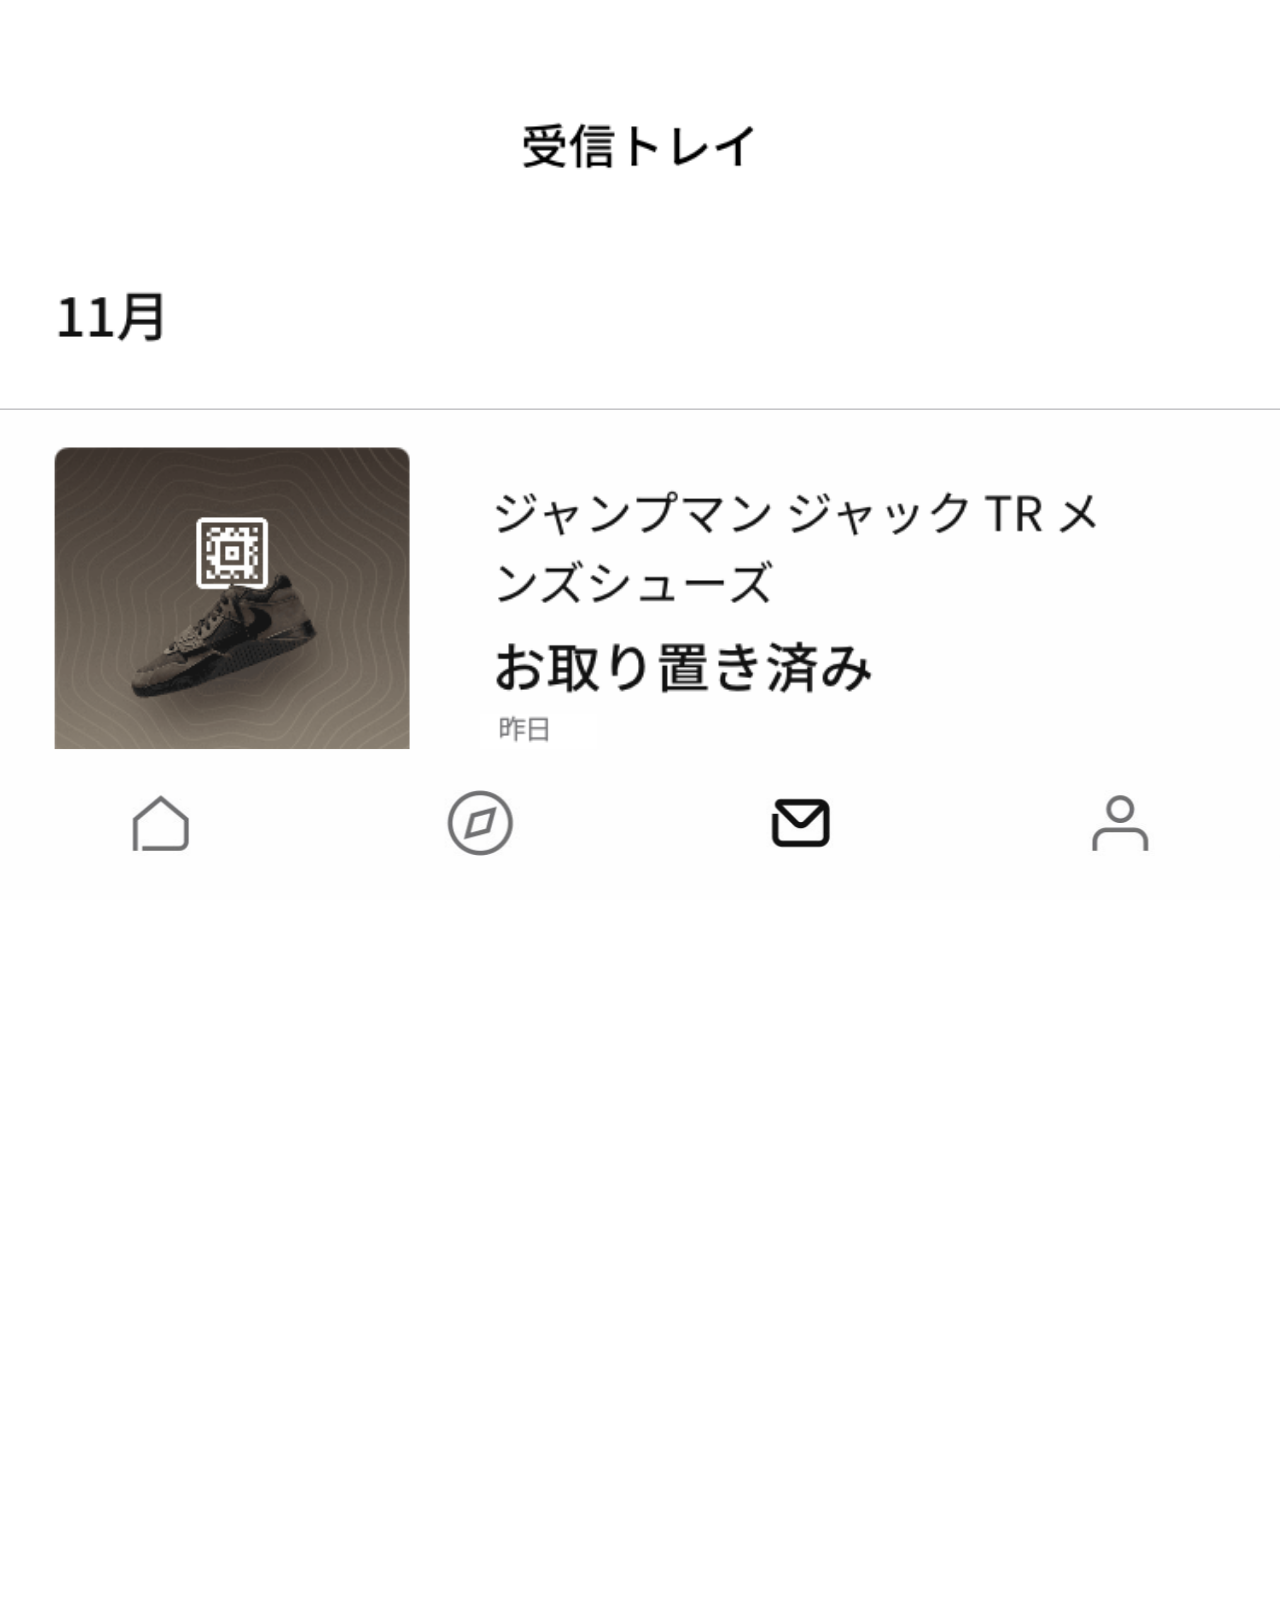
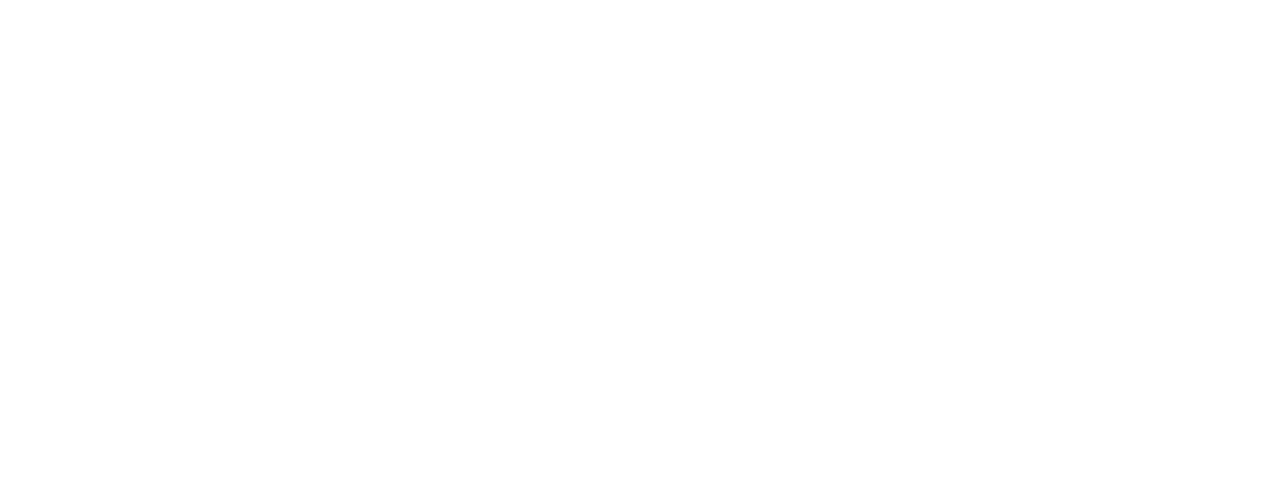
<file: index.html>
<!DOCTYPE html>
<html lang="en">
    <head>
        <meta charset="UTF-8" />
        <meta name="viewport" content="width=device-width, initial-scale=1.0" />
        <title>Order Tickets</title>
        <link rel="stylesheet" href="styles.css" />
    </head>
    <body>
        <div class="content">
            <img src="./static/main/main_01.jpg" alt="" id="mail_title" />
            <img src="./static/main/main_02.png" alt="" id="openModalBtn" />
            <img src="./static/main/main_03.jpg" alt="" id="mail_bg" />
            <img
                src="./static/info.png"
                alt=""
                id="info"
                style="display: none"
            />
            <img src="./static/main/main_04.jpg" alt="" id="menu" label="1" />
        </div>

        <div id="myModal" class="modal">
            <div class="modal-content">
                <div class="modal-header">
                    <svg
                        xmlns="http://www.w3.org/2000/svg"
                        xmlns:xlink="http://www.w3.org/1999/xlink"
                        width="50px"
                        height="50px"
                        class="share"
                        id="shareBtn"
                    >
                        <image
                            x="0px"
                            y="0px"
                            width="100%"
                            height="100%"
                            xlink:href="[data-uri]"
                        />
                    </svg>

                    <svg
                        xmlns="http://www.w3.org/2000/svg"
                        xmlns:xlink="http://www.w3.org/1999/xlink"
                        width="50px"
                        height="50px"
                        class="close"
                        id="closeModalBtn"
                    >
                        <image
                            x="0px"
                            y="0px"
                            width="100%"
                            height="100%"
                            xlink:href="[data-uri]"
                        />
                    </svg>
                </div>
                <img
                    src="./static/Modal1/header.png"
                    alt="SNKRS Pass"
                    class="modal-img"
                />
                <img
                    src="./static/Modal1/title.png"
                    alt="title"
                    class="modal-img"
                />
                <img
                    src="./static/Modal1/content1.png"
                    alt="content1"
                    class="modal-img"
                />
                <img
                    src="./static/Modal1/content2.png"
                    alt="content2"
                    class="modal-img"
                />
                <img
                    src="./static/Modal1/content3.png"
                    alt="content3"
                    class="modal-img"
                />
                <img
                    src="./static/Modal1/content4.png"
                    alt="content4"
                    class="modal-img"
                />
                <img
                    src="./static/Modal1/content5.png"
                    alt="content5"
                    class="modal-img"
                    style="padding-bottom: 50px"
                />
                <img
                    src="./static/Modal1/content6.png"
                    alt="content6"
                    class="modal-img"
                    style="padding-bottom: 50px"
                />
                <img
                    src="./static/Modal1/content7.png"
                    alt="content7"
                    class="modal-img"
                    style="padding-bottom: 50px"
                />
                <img
                    src="./static/Modal1/content8.png"
                    alt="content8"
                    class="modal-img"
                    style="padding-bottom: 50px"
                />
                <img
                    src="./static/Modal1/pass.png"
                    alt="View Pass"
                    class="view-pass-btn"
                    id="viewPassBtn"
                />
            </div>
        </div>

        <div id="secondaryModal" class="modal">
            <div class="modal-content secondary-modal-content">
                <div class="secondary-modal-header">
                    <img
                        src="./static/Modal1/close-icon.png"
                        alt="Close"
                        class="close"
                        id="closeSecondaryModalBtn"
                    />
                </div>
                <img
                    src="./static/Modal2/title.png"
                    alt="title"
                    class="modal-img"
                    style="padding-top: 10px"
                />
                <div id="logo2">
                    <img
                        src="./static/Modal2/logojp.png"
                        alt="title"
                        class="modal-img"
                        id="modal2-logo"
                    />
                    <img
                        src="./static/Modal2/round3.png"
                        alt="round"
                        class="modal-img"
                        id="modal2-round"
                    />
                    <img
                        src="./static/Modal2/product.png"
                        alt="product"
                        class="modal-img"
                        id="modal2-product"
                    />
                </div>
                <img
                    src="./static/Modal2/content21.png"
                    alt="content21"
                    class="modal-img"
                />
                <a href="#content22">
                    <img
                        src="./static/Modal2/content22.png"
                        alt="content22"
                        class="modal-img"
                        id="content22"
                    />
                </a>
                <img
                    src="./static/Modal2/content23.png"
                    alt="content23"
                    class="modal-img"
                />
            </div>
        </div>

        <script src="script.js"></script>
        <script>
            document
                .getElementById("content22")
                .addEventListener("click", function (e) {
                    e.preventDefault();
                    document
                        .getElementById("content22")
                        .scrollIntoView({ behavior: "smooth" });
                });
        </script>
    </body>
</html>
</file>
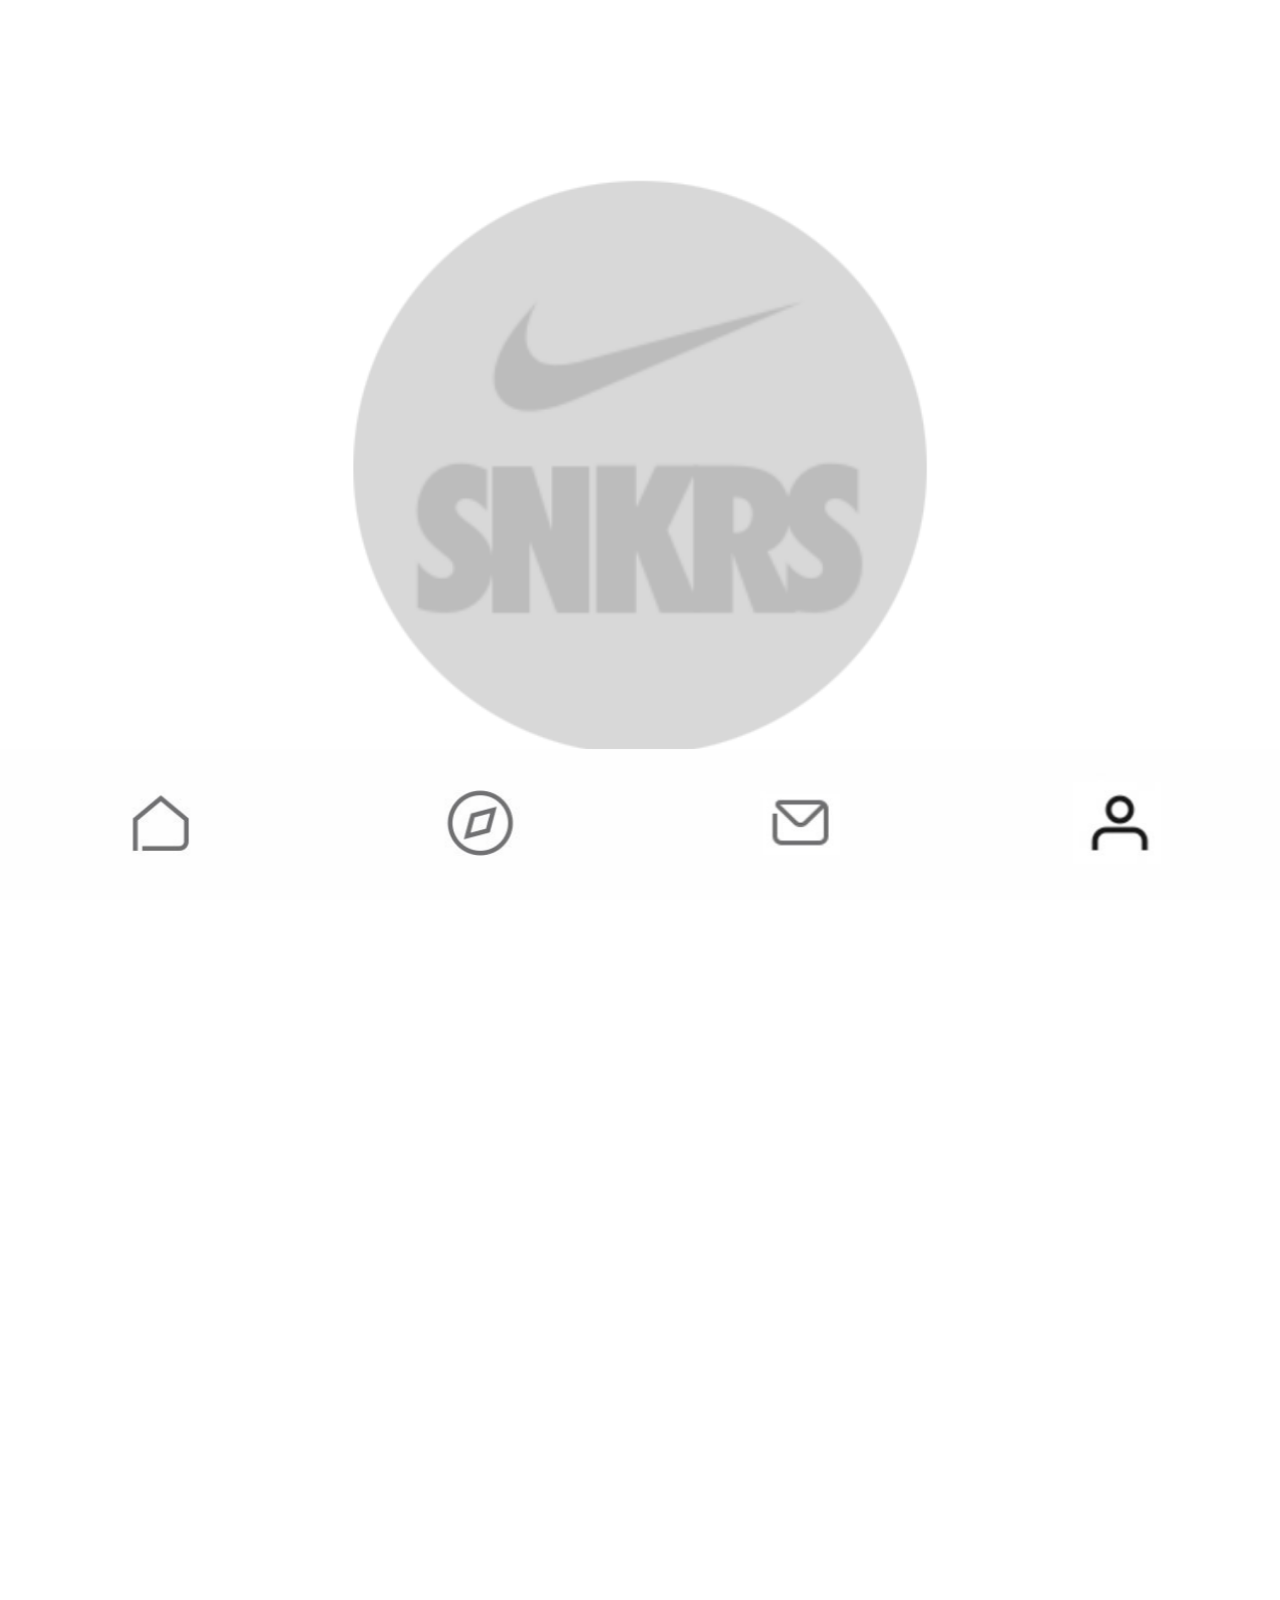
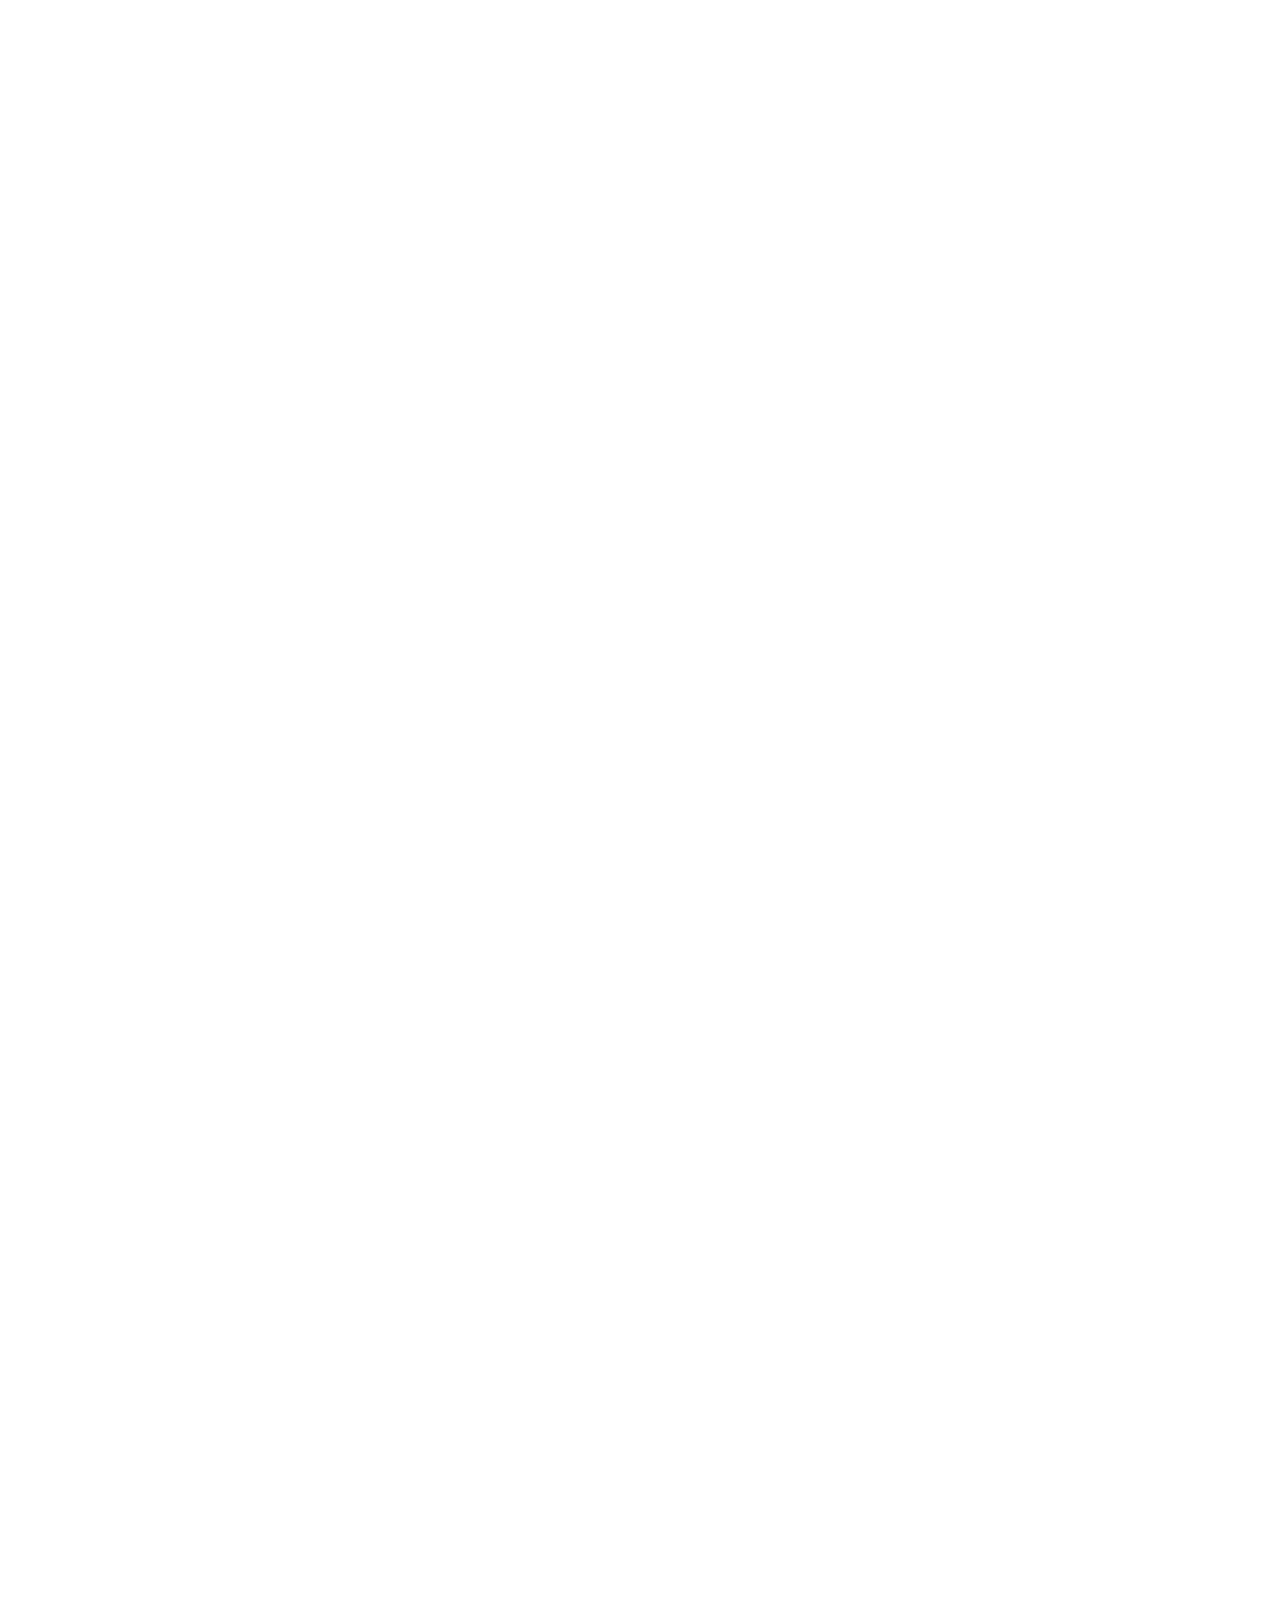
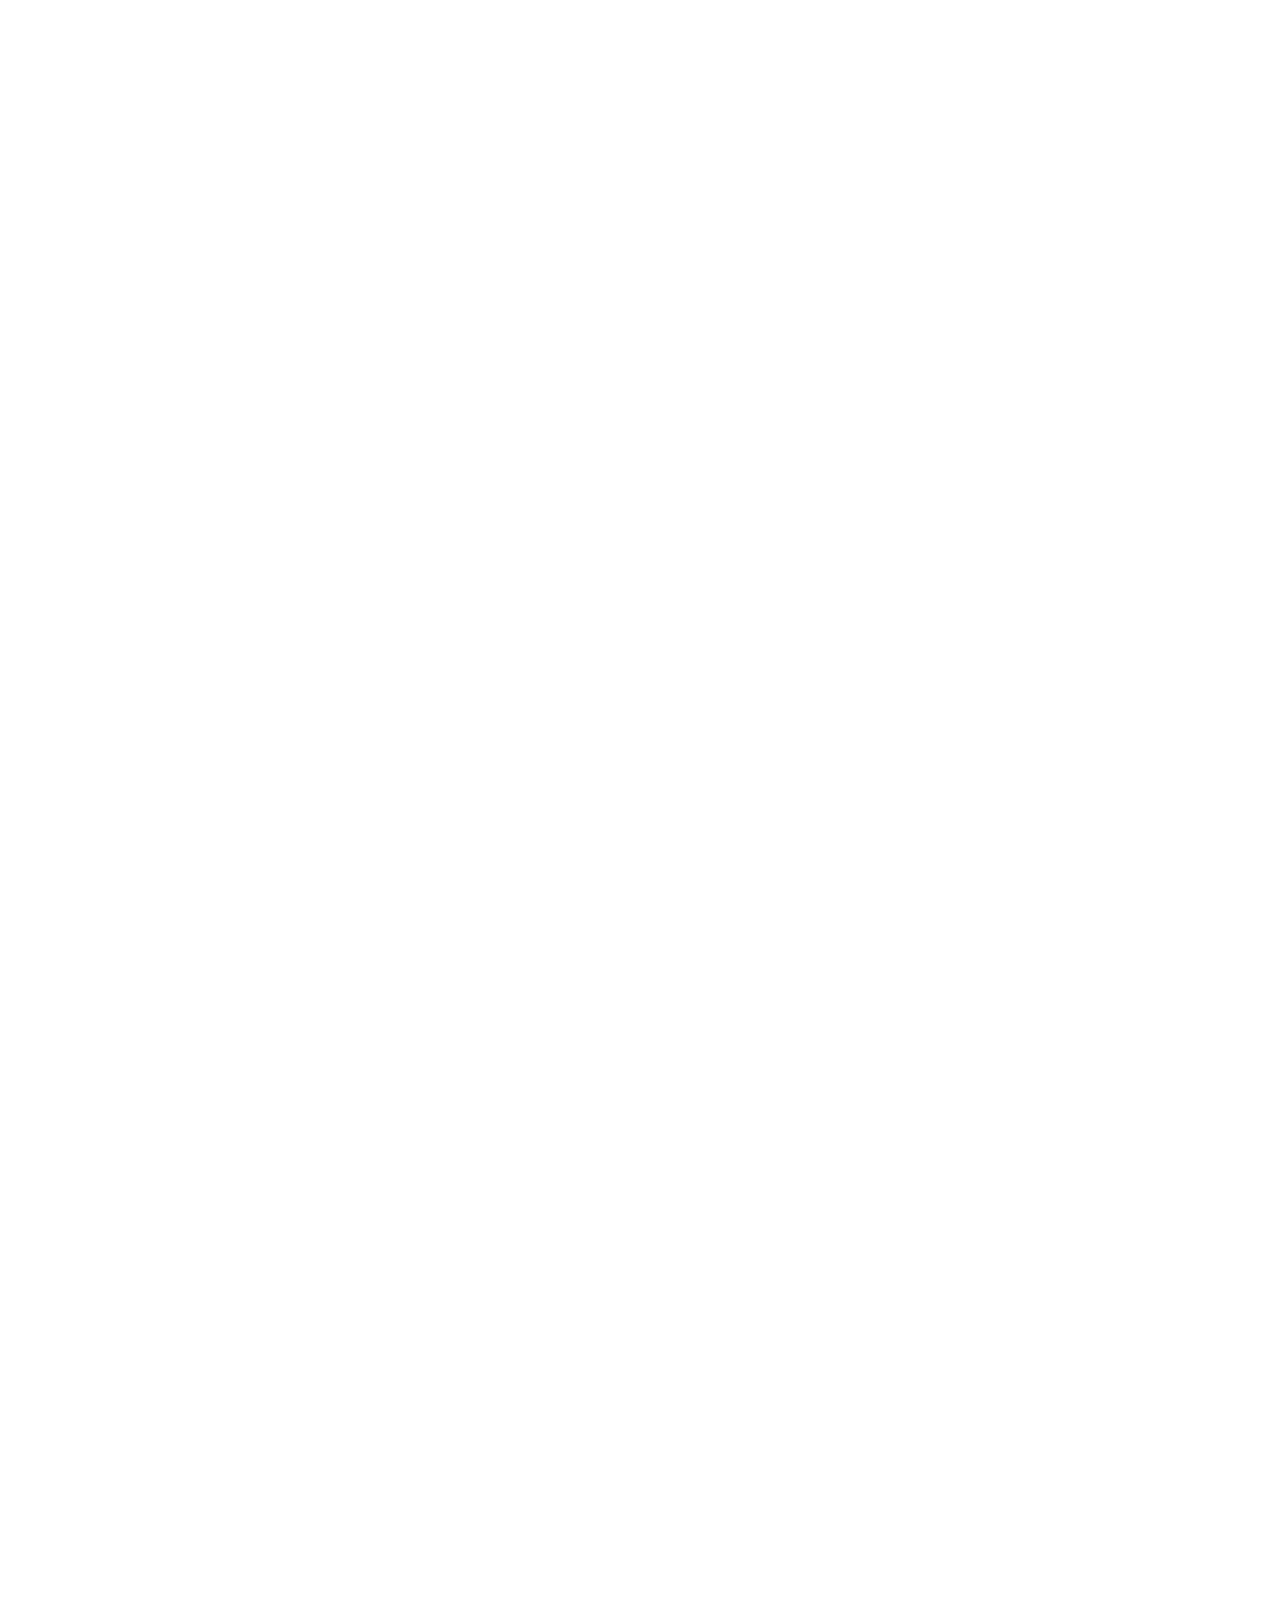
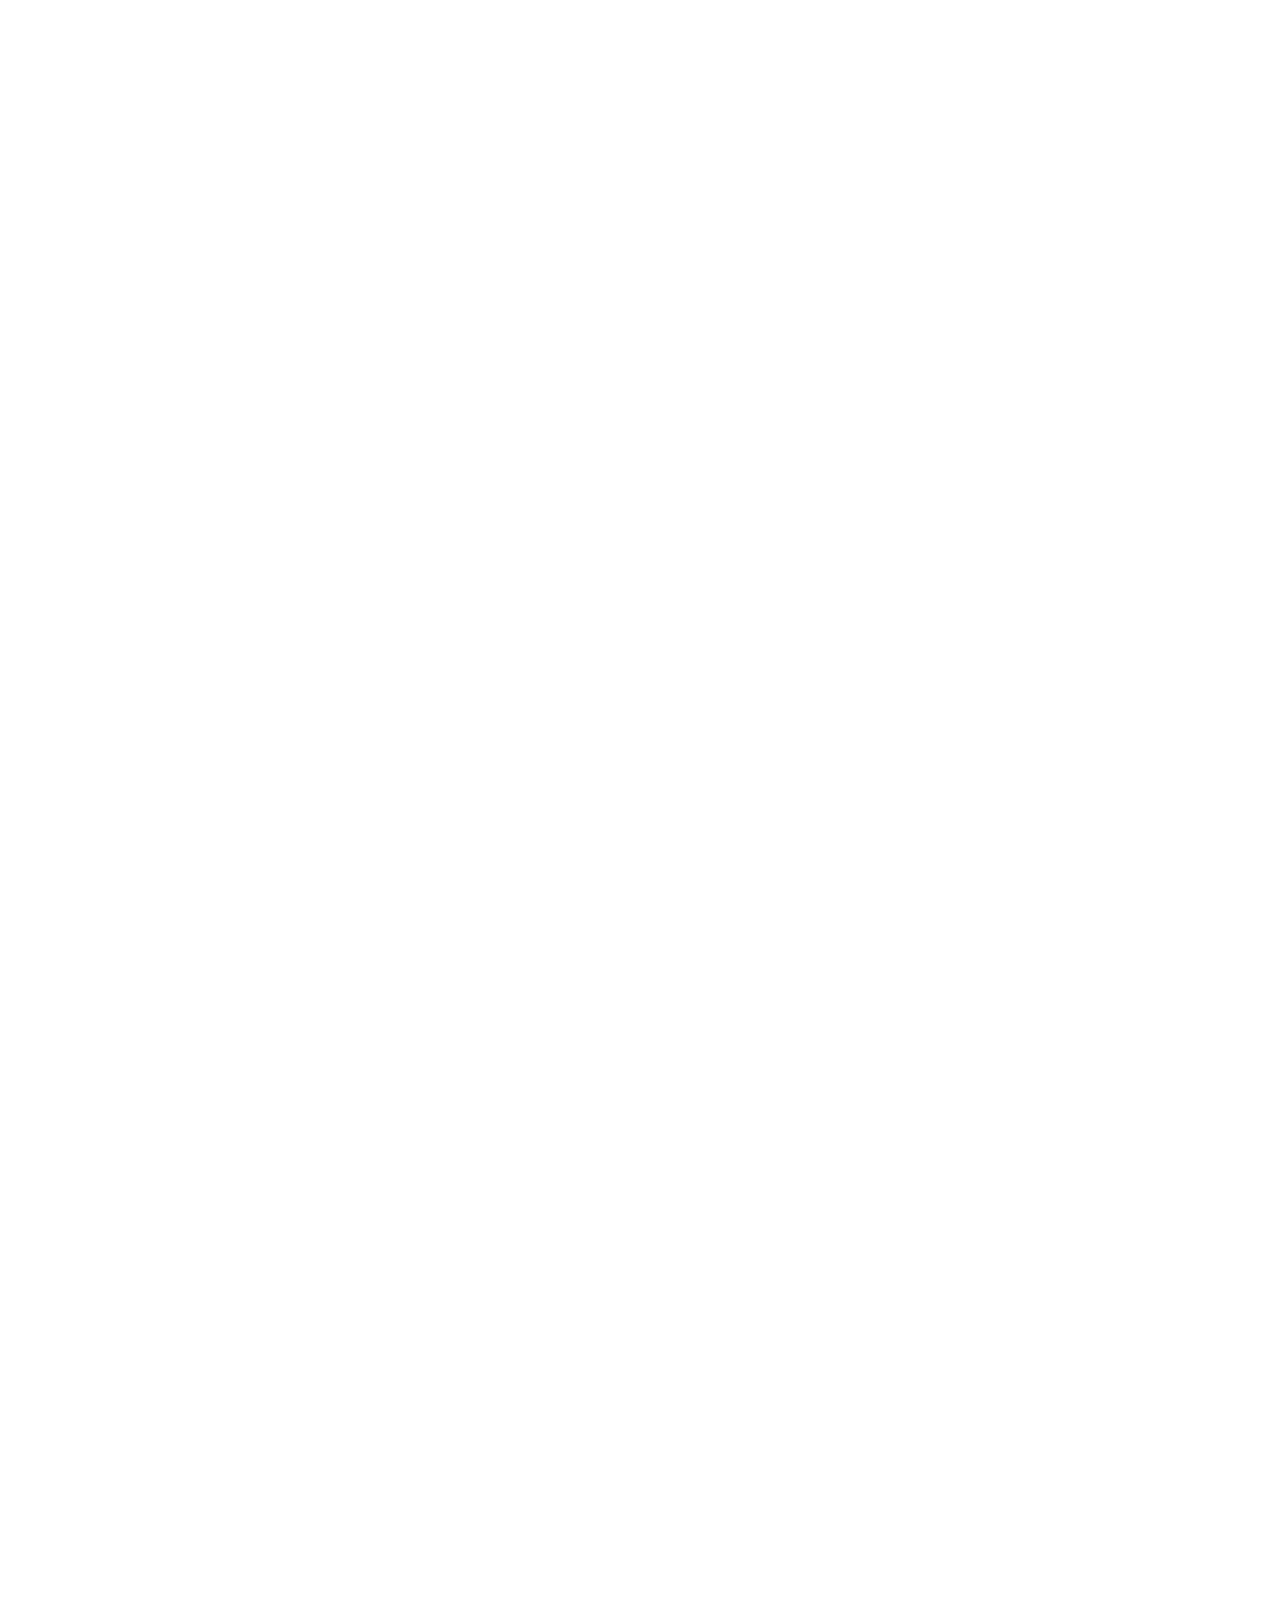
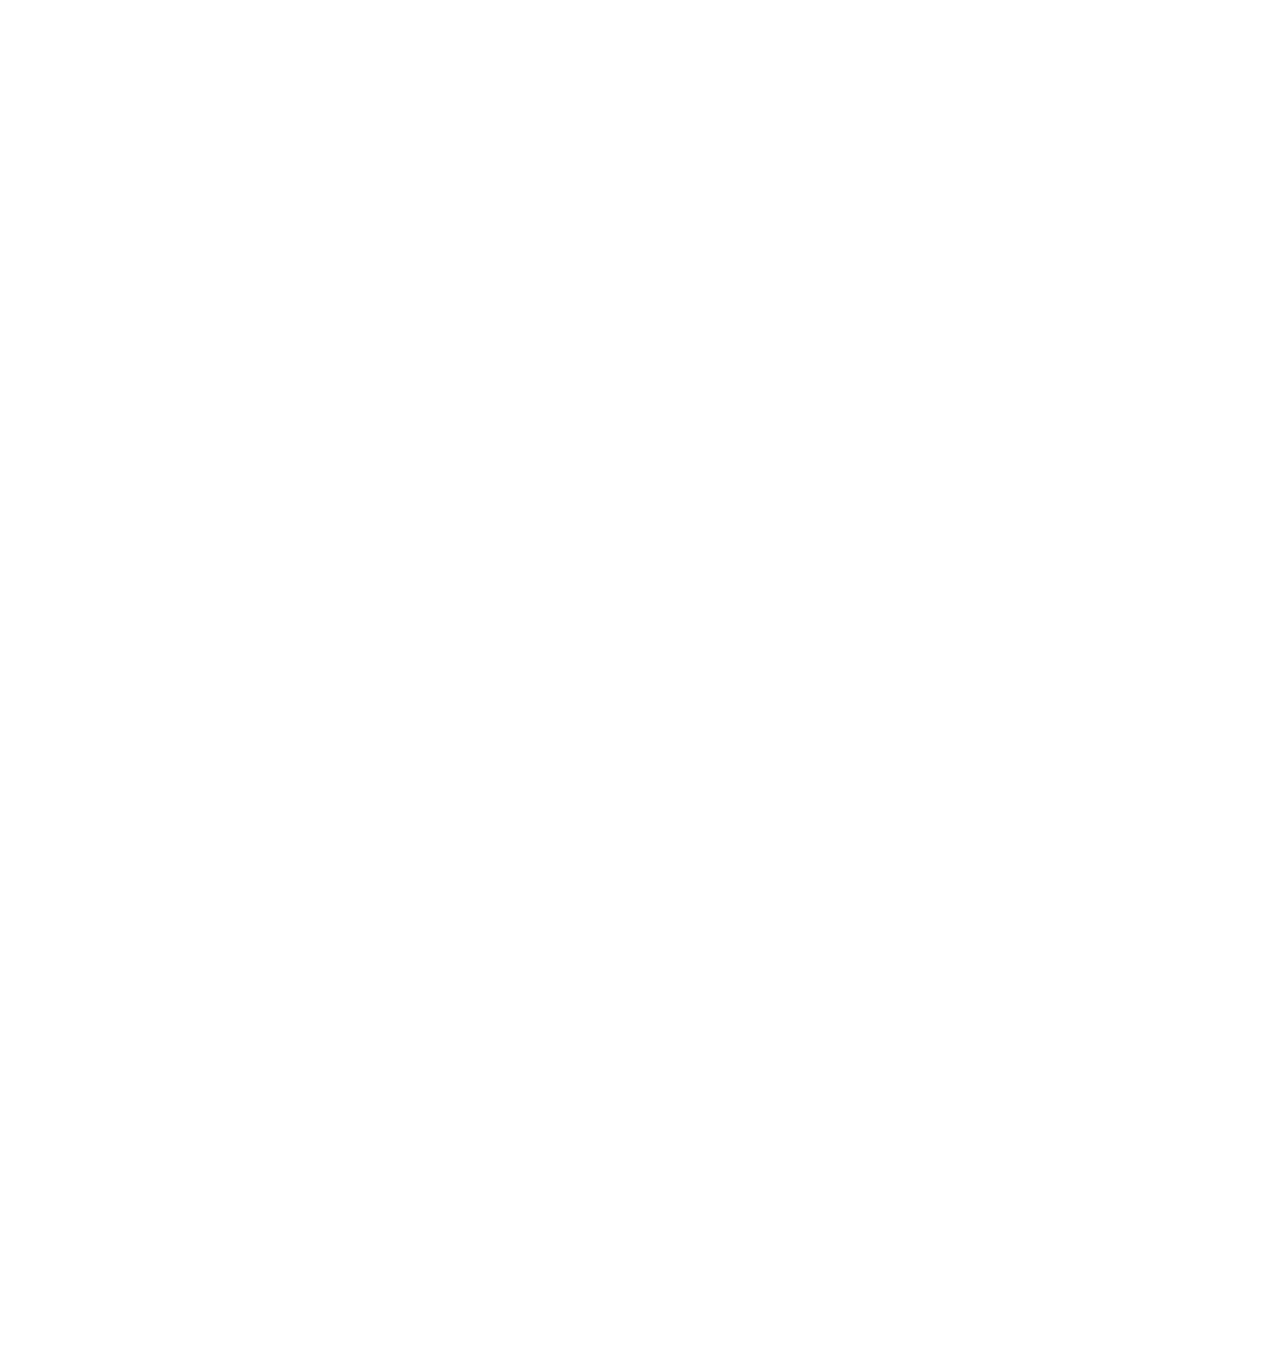
<file: info.html>
<!DOCTYPE html>
<html lang="en">
    <head>
        <meta charset="UTF-8" />
        <meta name="viewport" content="width=device-width, initial-scale=1.0" />
        <title>Order Tickets</title>
        <link rel="stylesheet" href="styles.css" />
    </head>
    <body>
        <div class="content">
            <img src="./static/info.png" alt="" />
            <a href="index.html"
                ><img src="./static/main/main_05.jpg" alt="" id="menu"
            /></a>
        </div>

        <script src="script.js"></script>
        <script>
            document
                .getElementById("content22")
                .addEventListener("click", function (e) {
                    e.preventDefault();
                    document
                        .getElementById("content22")
                        .scrollIntoView({ behavior: "smooth" });
                });
        </script>
    </body>
</html>
</file>
<file: styles.css>
body,
html {
    margin: 0;
    padding: 0;
    height: 100%;
    overflow-x: hidden;
}
.content img {
    width: 100%;
    display: block;
}
#menu {
    position: fixed;
    bottom: 0;
    width: 100%;
}
.modal {
    display: none;
    position: fixed;
    z-index: 1;
    left: 0;
    top: 0;
    width: 100vh;
    height: 100vh;
    background-color: rgba(0, 0, 0, 0.8);
    animation: fadeInUp 0.5s forwards;
}
.modal-content {
    position: absolute;
    bottom: 0;
    width: 100%;
    height: 100%;
    background-color: white;
    box-sizing: border-box;
    overflow-y: auto;
    animation: slideUp 0.5s forwards;
}
.modal-header {
    position: fixed;
    top: 20px;
    right: 20px;
    display: flex;
    gap: 10px;
}
.close,
.share {
    width: 40px;
    height: 40px;
    cursor: pointer;
    opacity: 0.9;
}
.view-pass-btn {
    position: fixed;
    width: 100%;
    bottom: 10px;
    left: 50%;
    transform: translateX(-50%);
    cursor: pointer;
}
.modal-img {
    width: 100vw;
    display: block;
}
@keyframes fadeInUp {
    from {
        opacity: 0;
    }
    to {
        opacity: 1;
    }
}
@keyframes slideUp {
    from {
        bottom: -100%;
    }
    to {
        bottom: 0;
    }
}
@keyframes fadeOutDown {
    from {
        opacity: 1;
    }
    to {
        opacity: 0;
    }
}
@keyframes slideDown {
    from {
        bottom: 0;
    }
    to {
        bottom: -100%;
    }
}
@keyframes rotate {
    from {
        transform: rotate(0deg);
    }
    to {
        transform: rotate(360deg);
    }
}
.secondary-modal-content {
    background-color: #f5f5f5;
}
.secondary-modal-header {
    position: fixed;
    top: 10px;
    right: 20px;
    display: flex;
    gap: 10px;
}
.secondary-modal-img {
    width: auto;
    height: auto;
    max-height: 70vh;
    display: block;
    margin: 0 auto;
}

#logo2 {
    display: flex;
    flex-direction: column;
    align-items: center;
    width: 100vw;
    padding-top: 75px;
    position: relative;
    margin-bottom: 50px;
}
#modal2-logo {
    width: 30%;
}

#modal2-round {
    position: absolute;
    top: 0;
    width: 50%;
    padding-top: -150px;
    animation: rotate 30s linear infinite;
}
#modal2-product {
    width: 50%;
    z-index: 1;
    padding-top: 37px;
}
</file>
